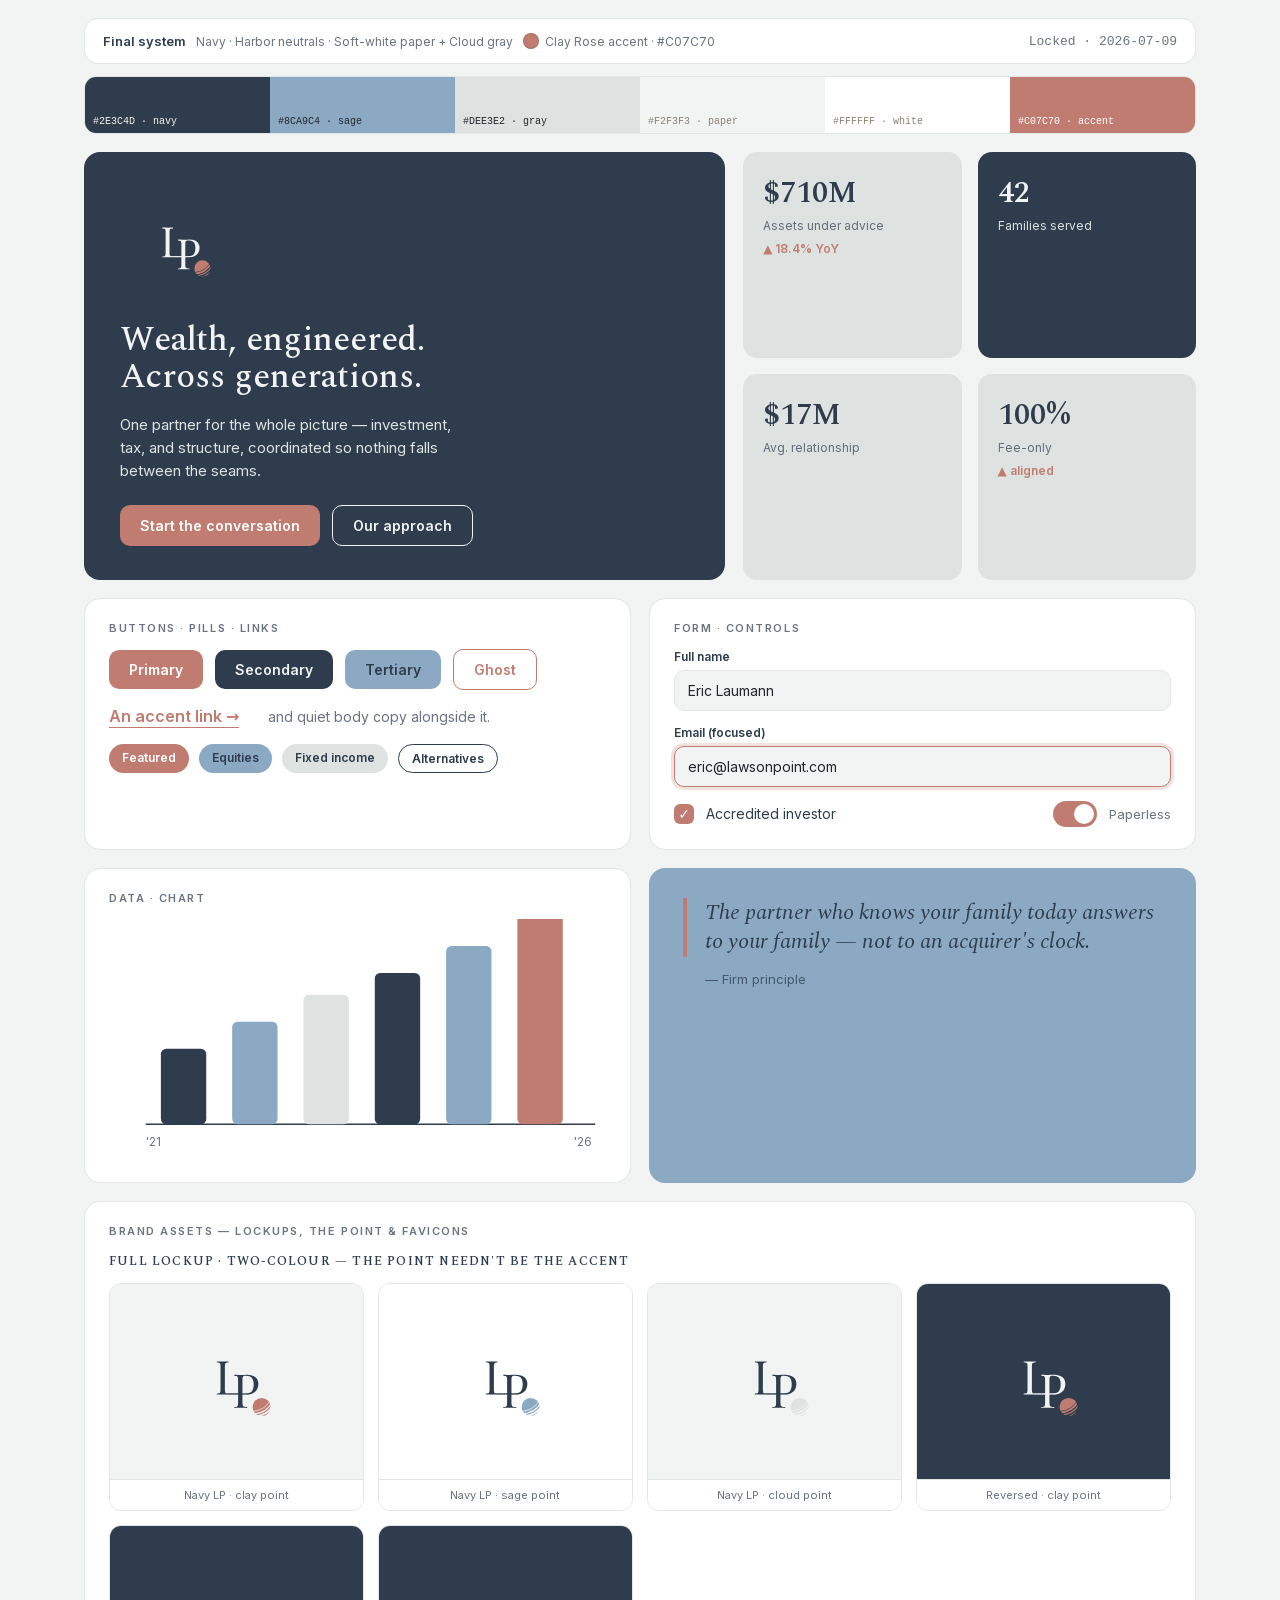
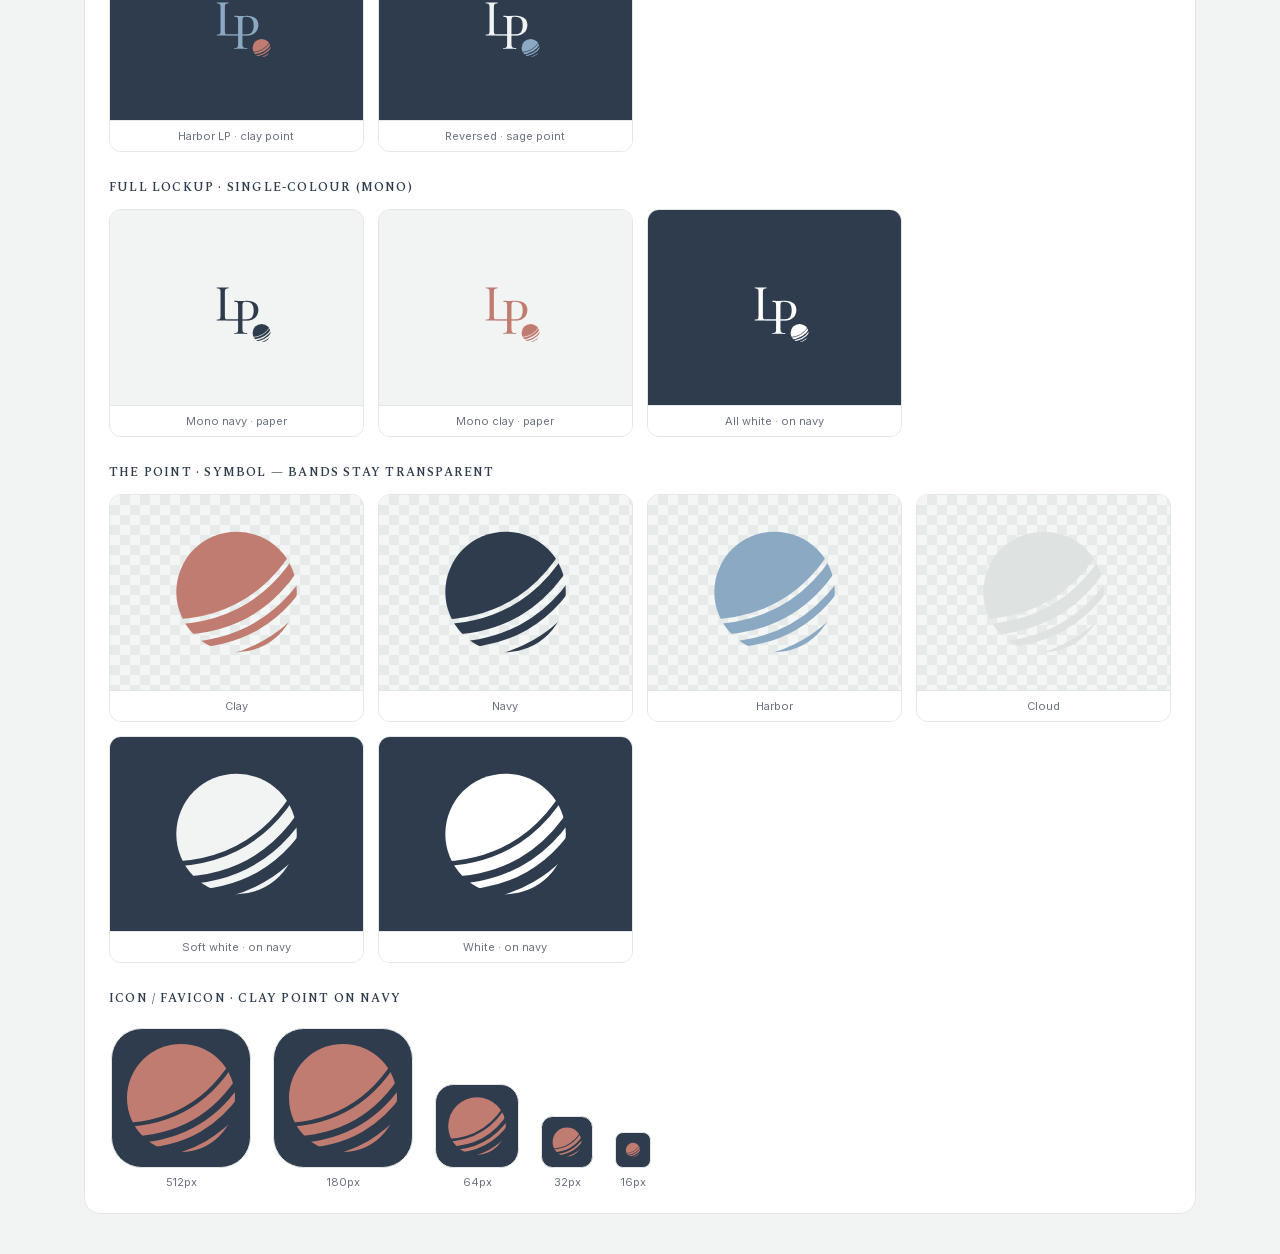
<file: staging/system.html>
<!doctype html>
<html lang="en">
<head>
<meta charset="utf-8">
<meta name="viewport" content="width=device-width, initial-scale=1">
<title>Lawson Point — Brand system</title>
<!-- Self-hosted fonts — synced from lawson-point-design/brand/fonts (no CDN hotlink). -->
<link rel="stylesheet" href="../fonts/fonts.css">
<style>
  :root{
    --navy:#2E3C4D; --sage:#8CA9C4; --mist:#DEE3E2; --linen:#F2F3F3; --white:#ffffff;
    --ink:#23262A; --muted:#6b7280; --line:#e2e6e5;
    --accent:#C07C70; --on-accent:#ffffff;   /* LOCKED — Clay Rose */
  }
  *{box-sizing:border-box}
  body{margin:0;background:var(--linen);color:var(--ink);font-family:'Inter',system-ui,sans-serif;-webkit-font-smoothing:antialiased}
  .serif{font-family:'Spectral',Georgia,serif}
  .wrap{max-width:1180px;margin:0 auto;padding:8px 34px 40px}
  .switch{display:flex;align-items:center;gap:10px;flex-wrap:wrap;margin:10px 0 6px;padding:14px 18px;border:1px solid var(--line);border-radius:14px;background:#fff}
  .switch .lbl{font-size:13px;font-weight:600;color:var(--navy)}
  .switch .fixed{font-size:12px;color:var(--muted);display:flex;align-items:center;gap:6px}
  .switch .fixed .d{width:16px;height:16px;border-radius:50%;border:1px solid rgba(0,0,0,.14);background:var(--accent)}
  .sysbtns{display:flex;gap:8px}
  .sysbtn{display:flex;flex-direction:column;align-items:flex-start;gap:2px;cursor:pointer;padding:8px 14px;border-radius:10px;border:2px solid var(--line);background:#fff}
  .sysbtn.on{border-color:var(--navy);background:#f5f7f9}
  .sysbtn .sw2{display:flex;gap:3px;margin-bottom:3px}
  .sysbtn .sw2 i{width:16px;height:16px;border-radius:4px;border:1px solid rgba(0,0,0,.14);display:block}
  .sysbtn .sn{font-size:13px;font-weight:700;color:var(--navy)}
  .sysbtn .sd{font-size:10.5px;color:var(--muted)}
  .chip{display:flex;flex-direction:column;align-items:center;gap:5px;cursor:pointer;padding:5px 8px;border-radius:10px;border:2px solid transparent}
  .chip.on{border-color:var(--navy);background:#f5f7f9}
  .chip .d{width:26px;height:26px;border-radius:50%;border:1px solid rgba(0,0,0,.14)}
  .chip .n{font-size:10.5px;color:var(--muted)}
  .switch input[type=color]{width:34px;height:34px;border:1px dashed #c9beac;border-radius:8px;background:#fff;padding:2px;cursor:pointer}
  .curhex{margin-left:auto;font-family:ui-monospace,Menlo,monospace;font-size:13px;color:var(--muted)}
  .pal{display:flex;border-radius:12px;overflow:hidden;border:1px solid var(--line);margin-top:12px}
  .pal .s{flex:1;height:56px;display:flex;align-items:flex-end;padding:6px 8px;font-family:ui-monospace,Menlo,monospace;font-size:10px}
  .grid{display:grid;grid-template-columns:repeat(12,1fr);gap:18px;margin-top:18px}
  .card{background:#fff;border:1px solid var(--line);border-radius:16px;overflow:hidden}
  .card .pad{padding:22px 24px}
  .tag{font-size:11px;letter-spacing:.14em;text-transform:uppercase;color:var(--muted);font-weight:600;margin:0 0 14px}
  .col6{grid-column:span 6}.col12{grid-column:span 12}
  @media(max-width:900px){.col6{grid-column:span 12}}
  .hero{background:var(--navy);color:var(--linen);grid-column:span 7;border-radius:16px;padding:34px 36px;display:flex;flex-direction:column;gap:16px;min-height:300px}
  @media(max-width:900px){.hero{grid-column:span 12}}
  .hero .logo{width:120px;height:120px}
  .hero h2{font-family:'Spectral',serif;font-weight:500;font-size:34px;line-height:1.1;margin:0;color:var(--linen)}
  .hero p{margin:0;color:var(--mist);font-size:15px;max-width:38ch;line-height:1.55}
  .hero .row{display:flex;gap:12px;margin-top:6px;flex-wrap:wrap}
  .btn{border:0;border-radius:10px;padding:11px 20px;font:inherit;font-size:14px;font-weight:600;cursor:pointer}
  .btn-accent{background:var(--accent);color:var(--on-accent)}
  .btn-navy{background:var(--navy);color:var(--linen)}
  .btn-sage{background:var(--sage);color:var(--navy)}
  .btn-ghost{background:transparent;border:1.5px solid var(--accent);color:var(--accent)}
  .btn-ghost-l{background:transparent;border:1.5px solid var(--linen);color:var(--linen)}
  .link{color:var(--accent);font-weight:600;text-decoration:none;border-bottom:1.5px solid currentColor;padding-bottom:1px}
  .btnrow{display:flex;gap:12px;flex-wrap:wrap;align-items:center;margin-bottom:16px}
  .stats{grid-column:span 5;display:grid;grid-template-columns:1fr 1fr;gap:16px}
  @media(max-width:900px){.stats{grid-column:span 12}}
  .stat{background:var(--mist);border-radius:14px;padding:18px 20px}
  .stat.a{background:var(--navy);color:var(--linen)}
  .stat .n{font-family:'Spectral',serif;font-size:30px;font-weight:600;color:var(--navy)}
  .stat.a .n{color:var(--linen)}
  .stat .l{font-size:12px;color:var(--navy);opacity:.7;margin-top:2px}
  .stat.a .l{color:var(--mist);opacity:1}
  .delta{display:inline-flex;align-items:center;gap:4px;font-size:12px;font-weight:600;color:var(--accent);margin-top:8px}
  .pills{display:flex;gap:10px;flex-wrap:wrap}
  .pill{font-size:12px;font-weight:600;padding:6px 13px;border-radius:999px}
  .pill.sage{background:var(--sage);color:var(--navy)}.pill.mist{background:var(--mist);color:var(--navy)}
  .pill.accent{background:var(--accent);color:var(--on-accent)}.pill.out{background:transparent;border:1.5px solid var(--navy);color:var(--navy)}
  .field{margin-bottom:14px}
  .field label{display:block;font-size:12px;font-weight:600;color:var(--navy);margin-bottom:6px}
  .field input{width:100%;padding:11px 13px;border:1.5px solid var(--line);border-radius:10px;font:inherit;font-size:14px;background:var(--linen);color:var(--ink);outline:none}
  .field input.foc{border-color:var(--accent);box-shadow:0 0 0 3px color-mix(in srgb,var(--accent) 22%, transparent)}
  .toggle{width:44px;height:26px;border-radius:999px;background:var(--accent);position:relative;display:inline-block;vertical-align:middle}
  .toggle::after{content:"";position:absolute;top:3px;right:3px;width:20px;height:20px;border-radius:50%;background:#fff}
  .check{width:20px;height:20px;border-radius:6px;background:var(--accent);display:inline-flex;align-items:center;justify-content:center;color:#fff;vertical-align:middle}
  .quote{grid-column:span 6;background:var(--sage);border-radius:16px;padding:30px 34px}
  @media(max-width:900px){.quote{grid-column:span 12}}
  .quote p{font-family:'Spectral',serif;font-style:italic;font-size:22px;line-height:1.35;color:var(--navy);margin:0;border-left:4px solid var(--accent);padding-left:18px}
  .quote .by{font-size:13px;color:var(--navy);opacity:.75;margin-top:14px;padding-left:22px}
  .logogrid{display:grid;grid-template-columns:repeat(4,1fr);gap:14px}
  @media(max-width:900px){.logogrid{grid-template-columns:repeat(2,1fr)}}
  .lt{border-radius:12px;border:1px solid var(--line);overflow:hidden}
  .lt .st{aspect-ratio:1.3/1;display:flex;align-items:center;justify-content:center;padding:12% 15%}
  .lt .st svg{width:100%;height:100%}
  .lt .c{font-size:11px;color:var(--muted);text-align:center;padding:8px 6px;background:#fff;border-top:1px solid var(--line)}
  .subtag{font-family:'Spectral',serif;font-size:12px;letter-spacing:.1em;text-transform:uppercase;color:var(--navy);font-weight:600;margin:26px 0 12px}
  .subtag.first{margin-top:4px}
  .st.checker{background:conic-gradient(#e6eae9 90deg,#f4f6f5 0 180deg,#e6eae9 0 270deg,#f4f6f5 0) 0 0/20px 20px}
  .favrow{display:flex;align-items:flex-end;gap:22px;flex-wrap:wrap;padding:8px 2px 2px}
  .favu{display:flex;flex-direction:column;align-items:center;gap:7px}
  .favbox{border:1px solid var(--line);border-radius:22%;display:flex;align-items:center;justify-content:center;overflow:hidden;background:var(--navy)}
  .favn{font-size:11px;color:var(--muted)}
</style>
</head>
<body>
<div class="wrap">
  <div class="switch" id="switch">
    <span class="lbl">Final system</span>
    <span class="fixed">Navy · Harbor neutrals · Soft-white paper + Cloud gray</span>
    <span class="fixed"><span class="d"></span>Clay Rose accent · #C07C70</span>
    <span class="curhex" id="curhex">Locked · 2026-07-09</span>
  </div>
  <div class="pal" id="pal"></div>

  <div class="grid">
    <section class="hero">
      <div class="logo" id="hero-logo"></div>
      <h2 class="serif">Wealth, engineered.<br>Across generations.</h2>
      <p>One partner for the whole picture — investment, tax, and structure, coordinated so nothing falls between the seams.</p>
      <div class="row">
        <button class="btn btn-accent">Start the conversation</button>
        <button class="btn btn-ghost-l">Our approach</button>
      </div>
    </section>
    <div class="stats">
      <div class="stat"><div class="n">$710M</div><div class="l">Assets under advice</div><div class="delta">▲ 18.4% YoY</div></div>
      <div class="stat a"><div class="n">42</div><div class="l">Families served</div></div>
      <div class="stat"><div class="n">$17M</div><div class="l">Avg. relationship</div></div>
      <div class="stat"><div class="n">100%</div><div class="l">Fee-only</div><div class="delta">▲ aligned</div></div>
    </div>

    <div class="card col6"><div class="pad">
      <p class="tag">Buttons · pills · links</p>
      <div class="btnrow">
        <button class="btn btn-accent">Primary</button>
        <button class="btn btn-navy">Secondary</button>
        <button class="btn btn-sage">Tertiary</button>
        <button class="btn btn-ghost">Ghost</button>
      </div>
      <div class="btnrow"><a class="link" href="#">An accent link →</a> &nbsp; <span style="color:var(--muted);font-size:14px">and quiet body copy alongside it.</span></div>
      <div class="pills"><span class="pill accent">Featured</span><span class="pill sage">Equities</span><span class="pill mist">Fixed income</span><span class="pill out">Alternatives</span></div>
    </div></div>

    <div class="card col6"><div class="pad">
      <p class="tag">Form · controls</p>
      <div class="field"><label>Full name</label><input value="Eric Laumann"></div>
      <div class="field"><label>Email (focused)</label><input class="foc" value="eric@lawsonpoint.com"></div>
      <div style="display:flex;align-items:center;gap:12px;font-size:14px;color:var(--navy)"><span class="check">✓</span> Accredited investor <span style="margin-left:auto"></span><span class="toggle"></span> <span style="font-size:13px;color:var(--muted)">Paperless</span></div>
    </div></div>

    <div class="card col6"><div class="pad">
      <p class="tag">Data · chart</p>
      <svg viewBox="0 0 460 220" width="100%" xmlns="http://www.w3.org/2000/svg" id="chart"></svg>
    </div></div>

    <div class="quote">
      <p class="serif">The partner who knows your family today answers to your family — not to an acquirer's clock.</p>
      <div class="by">— Firm principle</div>
    </div>

    <div class="card col12"><div class="pad">
      <p class="tag">Brand assets — lockups, the point &amp; favicons</p>
      <p class="subtag first">Full lockup · two-colour — the point needn't be the accent</p>
      <div class="logogrid" id="lg-two"></div>
      <p class="subtag">Full lockup · single-colour (mono)</p>
      <div class="logogrid" id="lg-mono"></div>
      <p class="subtag">The point · symbol — bands stay transparent</p>
      <div class="logogrid" id="lg-points"></div>
      <p class="subtag">Icon / favicon · clay point on navy</p>
      <div class="favrow" id="lg-favs"></div>
    </div></div>
  </div>
</div>

<script>
const L_PATH="M 103.953125 -240.796875 C 95.546875 -240.328125 89.414062 -239.394531 85.5625 -238 C 81.71875 -236.601562 79.09375 -233.921875 77.6875 -229.953125 C 76.289062 -225.984375 75.59375 -219.566406 75.59375 -210.703125 L 75.59375 -37.09375 C 75.59375 -28.226562 76.289062 -21.8125 77.6875 -17.84375 C 79.09375 -13.882812 81.71875 -11.257812 85.5625 -9.96875 C 89.414062 -8.6875 95.546875 -8.046875 103.953125 -8.046875 L 129.5 -8.046875 C 143.96875 -8.046875 154.992188 -10.085938 162.578125 -14.171875 C 170.160156 -18.253906 175.703125 -24.84375 179.203125 -33.9375 C 182.703125 -43.039062 185.269531 -56.226562 186.90625 -73.5 L 194.953125 -73.5 C 194.253906 -66.269531 193.90625 -56.703125 193.90625 -44.796875 C 193.90625 -31.492188 194.71875 -16.5625 196.34375 0 C 180.476562 -0.695312 153.765625 -1.046875 116.203125 -1.046875 C 71.398438 -1.046875 37.566406 -0.695312 14.703125 0 L 14.703125 -7 C 23.097656 -7.46875 29.21875 -8.398438 33.0625 -9.796875 C 36.914062 -11.203125 39.539062 -13.882812 40.9375 -17.84375 C 42.34375 -21.8125 43.046875 -28.226562 43.046875 -37.09375 L 43.046875 -210.703125 C 43.046875 -219.566406 42.34375 -225.984375 40.9375 -229.953125 C 39.539062 -233.921875 36.914062 -236.601562 33.0625 -238 C 29.21875 -239.394531 23.097656 -240.328125 14.703125 -240.796875 L 14.703125 -247.796875 C 24.503906 -247.097656 39.4375 -246.75 59.5 -246.75 C 78.164062 -246.75 92.984375 -247.097656 103.953125 -247.796875 Z M 103.953125 -240.796875 ";
const P_PATH="M 75.59375 -100.09375 L 75.59375 -37.09375 C 75.59375 -28.226562 76.523438 -21.8125 78.390625 -17.84375 C 80.265625 -13.882812 83.535156 -11.203125 88.203125 -9.796875 C 92.867188 -8.398438 100.453125 -7.46875 110.953125 -7 L 110.953125 0 C 98.816406 -0.695312 81.664062 -1.046875 59.5 -1.046875 C 39.4375 -1.046875 24.503906 -0.695312 14.703125 0 L 14.703125 -7 C 23.097656 -7.46875 29.21875 -8.398438 33.0625 -9.796875 C 36.914062 -11.203125 39.539062 -13.882812 40.9375 -17.84375 C 42.34375 -21.8125 43.046875 -28.226562 43.046875 -37.09375 L 43.046875 -210.703125 C 43.046875 -219.566406 42.34375 -225.984375 40.9375 -229.953125 C 39.539062 -233.921875 36.914062 -236.601562 33.0625 -238 C 29.21875 -239.394531 23.097656 -240.328125 14.703125 -240.796875 L 14.703125 -247.796875 C 24.503906 -247.097656 38.738281 -246.75 57.40625 -246.75 L 95.203125 -247.09375 C 99.628906 -247.332031 104.644531 -247.453125 110.25 -247.453125 C 137.550781 -247.453125 158.429688 -241.207031 172.890625 -228.71875 C 187.359375 -216.238281 194.59375 -199.5 194.59375 -178.5 C 194.59375 -165.664062 191.734375 -153.359375 186.015625 -141.578125 C 180.304688 -129.796875 170.625 -119.9375 156.96875 -112 C 143.320312 -104.0625 125.179688 -100.09375 102.546875 -100.09375 Z M 101.5 -240.796875 C 94.269531 -240.796875 88.84375 -239.976562 85.21875 -238.34375 C 81.601562 -236.71875 79.09375 -233.800781 77.6875 -229.59375 C 76.289062 -225.394531 75.59375 -219.097656 75.59375 -210.703125 L 75.59375 -107.09375 L 99.046875 -107.09375 C 121.910156 -107.09375 137.71875 -113.21875 146.46875 -125.46875 C 155.21875 -137.71875 159.59375 -154.113281 159.59375 -174.65625 C 159.59375 -197.28125 155.101562 -213.957031 146.125 -224.6875 C 137.144531 -235.425781 122.269531 -240.796875 101.5 -240.796875 Z M 101.5 -240.796875 ";
const BANDS='<path d="M-66.21,182.11 Q180.00,238.56 254.21,-2.89" stroke-width="18.00"/><path d="M-79.50,159.09 Q166.71,215.55 240.92,-25.91" stroke-width="11.16"/><path d="M-93.70,134.50 Q152.51,190.95 226.73,-50.50" stroke-width="6.92"/>';
const BAND_D="M430,585.9 L566,585.7 Q591,585.2 606,578 L606.5,588.6 Q591,592.7 566,592.6 L430,592.6 Z";
let uid=0;
function lockup(letters,point){const i=++uid;
  return `<svg viewBox="0 0 1000 1000" xmlns="http://www.w3.org/2000/svg">
    <defs><mask id="mL${i}" maskUnits="userSpaceOnUse" x="0" y="0" width="1000" height="1000"><rect width="1000" height="1000" fill="#fff"/><rect x="478" y="556" width="80" height="30" fill="#000"/></mask></defs>
    <g fill="${letters}"><g mask="url(#mL${i})"><path transform="translate(337.1714,594.1821)" d="${L_PATH}"/></g>
      <path transform="translate(468.4214,694.2821)" d="${P_PATH}"/><path d="${BAND_D}"/></g>
    <svg x="612" y="612" width="150" height="150" viewBox="0 0 200 200">
      <mask id="pt${i}"><circle cx="100" cy="100" r="90" fill="#fff"/><g fill="none" stroke="#000" stroke-linecap="round">${BANDS}</g></mask>
      <rect width="200" height="200" fill="${point}" mask="url(#pt${i})"/></svg></svg>`;}

/* LOCKED system (2026-07-09): Clay Rose accent · Soft-white paper + Cloud gray. */
const NAVY='#2E3C4D',SAGE='#8CA9C4',WHITE='#FFFFFF';
const R=document.documentElement;
const getA=()=>getComputedStyle(R).getPropertyValue('--accent').trim();
const getM=()=>getComputedStyle(R).getPropertyValue('--mist').trim();
const getL=()=>getComputedStyle(R).getPropertyValue('--linen').trim();

function chart(){
  const A=getA(),M=getM();
  const bars=[[NAVY,70],[SAGE,95],[M,120],[NAVY,140],[SAGE,165],[A,200]];
  let s=`<line x1="34" y1="190" x2="450" y2="190" stroke="${NAVY}" stroke-width="1.5"/>`;
  bars.forEach((b,i)=>{const x=48+i*66,h=b[1];s+=`<rect x="${x}" y="${190-h}" width="42" height="${h}" rx="5" fill="${b[0]}"/>`;});
  s+=`<text x="34" y="210" font-size="11" fill="#6b7280" font-family="Inter">'21</text><text x="430" y="210" font-size="11" fill="#6b7280" font-family="Inter">'26</text>`;
  document.getElementById('chart').innerHTML=s;
}
function disc(color,size){const i=++uid;
  return `<svg width="${size}" height="${size}" viewBox="0 0 200 200" xmlns="http://www.w3.org/2000/svg">
    <mask id="d${i}"><circle cx="100" cy="100" r="90" fill="#fff"/><g fill="none" stroke="#000" stroke-linecap="round">${BANDS}</g></mask>
    <rect width="200" height="200" fill="${color}" mask="url(#d${i})"/></svg>`;}
function lt(bg,svg,cap,checker){
  return `<div class="lt"><div class="st${checker?' checker':''}" style="background:${bg}">${svg}</div><div class="c">${cap}</div></div>`;}
function favUnit(size){const disp=Math.min(size,120);
  return `<div class="favu"><div class="favbox" style="width:${disp+20}px;height:${disp+20}px">${disc(getA(),disp)}</div><div class="favn">${size}px</div></div>`;}
function logos(){
  const A=getA(),M=getM(),L=getL();
  document.getElementById('hero-logo').innerHTML=lockup(L,A);
  const two=[
    [L,NAVY,A,'Navy LP · clay point'],
    [WHITE,NAVY,SAGE,'Navy LP · sage point'],
    [L,NAVY,M,'Navy LP · cloud point'],
    [NAVY,L,A,'Reversed · clay point'],
    [NAVY,SAGE,A,'Harbor LP · clay point'],
    [NAVY,L,SAGE,'Reversed · sage point'],
  ];
  document.getElementById('lg-two').innerHTML=two.map(([bg,lp,pt,c])=>lt(bg,lockup(lp,pt),c,0)).join('');
  const mono=[
    [L,NAVY,NAVY,'Mono navy · paper'],
    [L,A,A,'Mono clay · paper'],
    [NAVY,WHITE,WHITE,'All white · on navy'],
  ];
  document.getElementById('lg-mono').innerHTML=mono.map(([bg,lp,pt,c])=>lt(bg,lockup(lp,pt),c,0)).join('');
  const pts=[
    ['',A,'Clay',1],['',NAVY,'Navy',1],['',SAGE,'Harbor',1],['',M,'Cloud',1],
    [NAVY,L,'Soft white · on navy',0],[NAVY,WHITE,'White · on navy',0],
  ];
  document.getElementById('lg-points').innerHTML=pts.map(([bg,c,cap,ck])=>lt(bg,disc(c,150),cap,ck)).join('');
  document.getElementById('lg-favs').innerHTML=[512,180,64,32,16].map(favUnit).join('');
}
document.getElementById('pal').innerHTML=
  `<div class="s" style="background:#2E3C4D;color:#F7F2E8">#2E3C4D · navy</div>`+
  `<div class="s" style="background:#8CA9C4;color:#23262A">#8CA9C4 · sage</div>`+
  `<div class="s" id="pal-gray" style="color:#23262A"></div>`+
  `<div class="s" id="pal-paper" style="color:#8a8377"></div>`+
  `<div class="s" style="background:#FFFFFF;color:#8a8377">#FFFFFF · white</div>`+
  `<div class="s" style="background:#C07C70;color:#fff">#C07C70 · accent</div>`;
function syncPal(){
  const g=getM(),p=getL();
  const gel=document.getElementById('pal-gray'); gel.style.background=g; gel.textContent=g.toUpperCase()+' · gray';
  const pel=document.getElementById('pal-paper'); pel.style.background=p; pel.textContent=p.toUpperCase()+' · paper';
}
function postH(){try{parent.postMessage({lpHeight:document.body.scrollHeight},'*');}catch(e){}}
window.addEventListener('load',postH);
if(window.ResizeObserver) new ResizeObserver(postH).observe(document.body);
window.addEventListener('load',()=>document.fonts&&document.fonts.ready.then(postH));

chart(); logos(); syncPal(); postH();
</script>
</body>
</html>
</file>
<file: fonts/fonts.css>
/* Lawson Point self-hosted fonts — Spectral + Inter (SIL OFL), latin subset.
   Canonical copies live in lawson-point-design/brand/fonts/ and are pushed to
   the sites by scripts/brand-sync.mjs. Locked decision 2026-07-09: do not
   hotlink the Google CDN. */




@font-face {
  font-family: 'Spectral';
  font-style: italic;
  font-weight: 400;
  font-display: swap;
  src: url('spectral-italic-400.woff2') format('woff2');
  unicode-range: U+0000-00FF, U+0131, U+0152-0153, U+02BB-02BC, U+02C6, U+02DA, U+02DC, U+0304, U+0308, U+0329, U+2000-206F, U+20AC, U+2122, U+2191, U+2193, U+2212, U+2215, U+FEFF, U+FFFD;
}

@font-face {
  font-family: 'Spectral';
  font-style: italic;
  font-weight: 500;
  font-display: swap;
  src: url('spectral-italic-500.woff2') format('woff2');
  unicode-range: U+0000-00FF, U+0131, U+0152-0153, U+02BB-02BC, U+02C6, U+02DA, U+02DC, U+0304, U+0308, U+0329, U+2000-206F, U+20AC, U+2122, U+2191, U+2193, U+2212, U+2215, U+FEFF, U+FFFD;
}

@font-face {
  font-family: 'Spectral';
  font-style: normal;
  font-weight: 400;
  font-display: swap;
  src: url('spectral-400.woff2') format('woff2');
  unicode-range: U+0000-00FF, U+0131, U+0152-0153, U+02BB-02BC, U+02C6, U+02DA, U+02DC, U+0304, U+0308, U+0329, U+2000-206F, U+20AC, U+2122, U+2191, U+2193, U+2212, U+2215, U+FEFF, U+FFFD;
}

@font-face {
  font-family: 'Spectral';
  font-style: normal;
  font-weight: 500;
  font-display: swap;
  src: url('spectral-500.woff2') format('woff2');
  unicode-range: U+0000-00FF, U+0131, U+0152-0153, U+02BB-02BC, U+02C6, U+02DA, U+02DC, U+0304, U+0308, U+0329, U+2000-206F, U+20AC, U+2122, U+2191, U+2193, U+2212, U+2215, U+FEFF, U+FFFD;
}

@font-face {
  font-family: 'Spectral';
  font-style: normal;
  font-weight: 600;
  font-display: swap;
  src: url('spectral-600.woff2') format('woff2');
  unicode-range: U+0000-00FF, U+0131, U+0152-0153, U+02BB-02BC, U+02C6, U+02DA, U+02DC, U+0304, U+0308, U+0329, U+2000-206F, U+20AC, U+2122, U+2191, U+2193, U+2212, U+2215, U+FEFF, U+FFFD;
}

/* Inter ships as one variable file covering weights 400-600. */
@font-face {
  font-family: 'Inter';
  font-style: normal;
  font-weight: 400 600;
  font-display: swap;
  src: url('inter-var.woff2') format('woff2');
  unicode-range: U+0000-00FF, U+0131, U+0152-0153, U+02BB-02BC, U+02C6, U+02DA, U+02DC, U+0304, U+0308, U+0329, U+2000-206F, U+20AC, U+2122, U+2191, U+2193, U+2212, U+2215, U+FEFF, U+FFFD;
}
</file>
